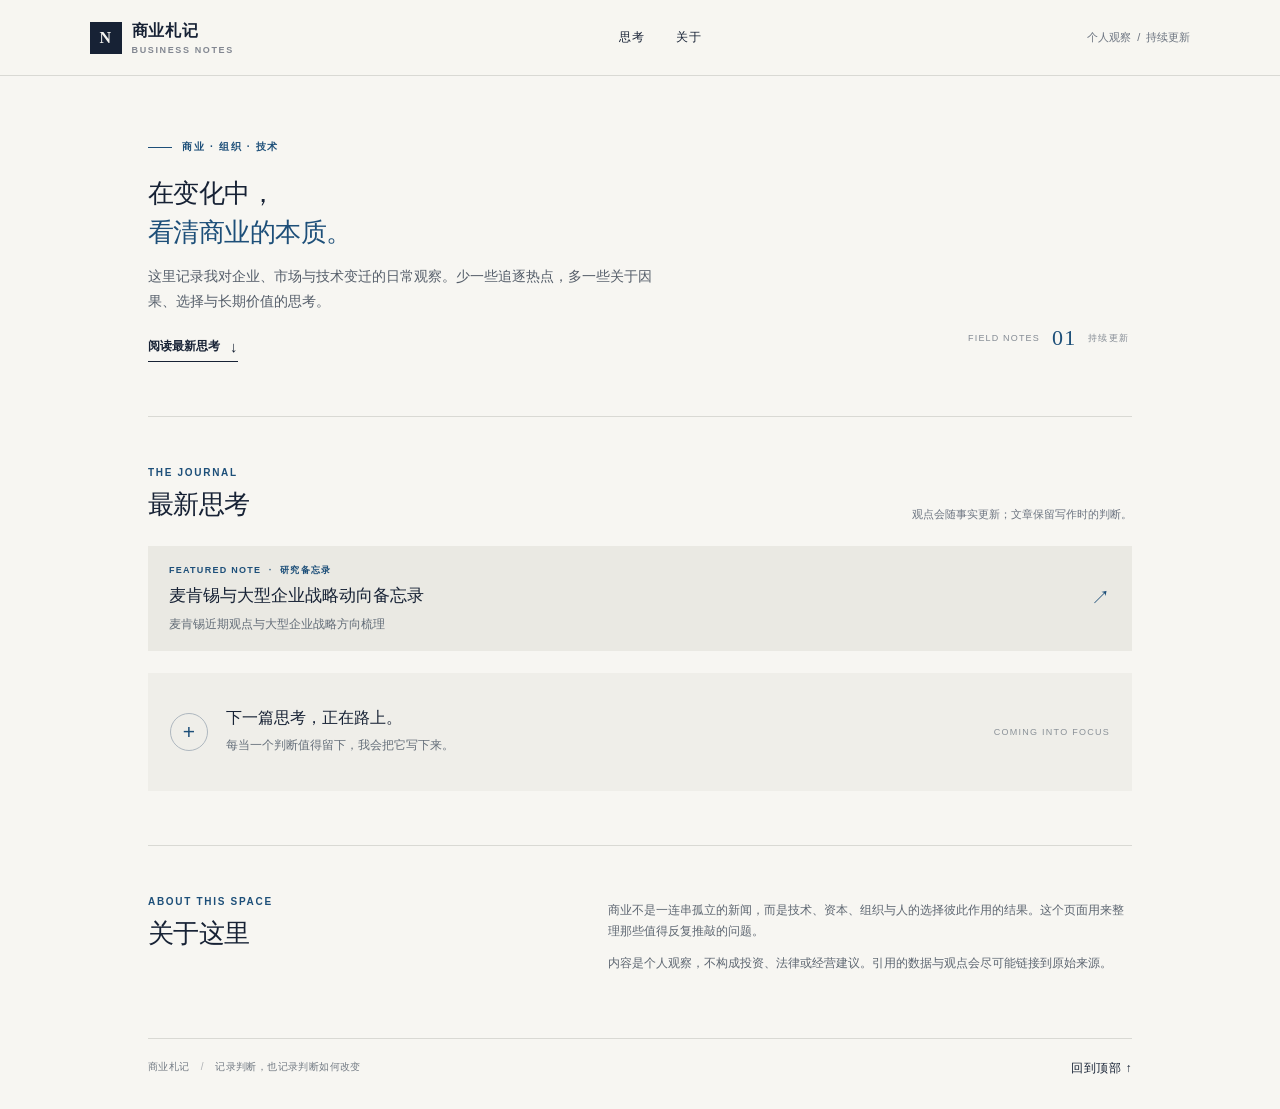
<file: index.html>
<!doctype html>
<html lang="zh-CN">
<head>
  <meta charset="utf-8"><meta name="viewport" content="width=device-width, initial-scale=1"><meta name="theme-color" content="#f7f6f2">
  <meta name="description" content="关于企业、市场与技术变迁的日常商业思考。">
  <title>商业札记 — 日常商业思考</title>
  <link rel="icon" href="data:image/svg+xml,%3Csvg xmlns='http://www.w3.org/2000/svg' viewBox='0 0 64 64'%3E%3Crect width='64' height='64' fill='%23172235'/%3E%3Cpath d='M16 46V18h6l20 19V18h6v28h-6L22 27v19z' fill='%23f7f6f2'/%3E%3C/svg%3E">
  <link rel="stylesheet" href="site.css?v=3">
</head>
<body>
  <header class="site-header"><a class="wordmark" href="#top" aria-label="商业札记首页"><span class="mark">N</span><span>商业札记<small>BUSINESS NOTES</small></span></a><nav aria-label="主导航"><a href="#latest">思考</a><a href="#about">关于</a></nav><span class="header-index">个人观察&nbsp; / &nbsp;持续更新</span></header>
  <main class="page-shell">
    <section class="hero" id="top"><div class="eyebrow"><span class="eyebrow-line"></span>商业 · 组织 · 技术</div><h1>在变化中，<br><em>看清商业的本质。</em></h1><p class="hero-copy">这里记录我对企业、市场与技术变迁的日常观察。少一些追逐热点，多一些关于因果、选择与长期价值的思考。</p><a class="text-link" href="#latest">阅读最新思考 <span aria-hidden="true">↓</span></a><div class="hero-index" aria-hidden="true"><span>FIELD NOTES</span><strong>01</strong><span>持续更新</span></div></section>
    <section class="latest section-rule" id="latest"><div class="section-heading"><div><div class="eyebrow">THE JOURNAL</div><h2>最新思考</h2></div><span class="section-aside">观点会随事实更新；文章保留写作时的判断。</span></div>
      <a class="featured" href="麦肯锡与大型企业战略动向备忘录.html"><span class="featured-kicker">FEATURED NOTE&nbsp; · &nbsp;研究备忘录</span><span class="featured-title">麦肯锡与大型企业战略动向备忘录</span><span class="featured-description">麦肯锡近期观点与大型企业战略方向梳理</span><span class="featured-arrow" aria-hidden="true">↗</span></a>
      <div id="post-list" class="post-list" aria-live="polite"><div class="empty-state"><div class="empty-mark" aria-hidden="true">+</div><div><h3>正在整理思考……</h3><p>稍等片刻，内容即将呈现。</p></div></div></div><noscript><p class="noscript">请启用 JavaScript 以读取文章列表。</p></noscript></section>
    <section class="about section-rule" id="about"><div class="about-label"><div class="eyebrow">ABOUT THIS SPACE</div><h2>关于这里</h2></div><div class="about-copy"><p>商业不是一连串孤立的新闻，而是技术、资本、组织与人的选择彼此作用的结果。这个页面用来整理那些值得反复推敲的问题。</p><p>内容是个人观察，不构成投资、法律或经营建议。引用的数据与观点会尽可能链接到原始来源。</p></div></section>
  </main>
  <footer class="site-footer"><span>商业札记 <span class="footer-separator">/</span> 记录判断，也记录判断如何改变</span><a href="#top">回到顶部 ↑</a></footer>
  <script>
    const list = document.querySelector('#post-list');
    function renderPost(post) {
      const article = document.createElement('article'); article.className = 'post-row';
      const time = document.createElement('time'); time.dateTime = String(post.date || ''); time.textContent = String(post.date || '').replaceAll('-', '.');
      const main = document.createElement('div'); main.className = 'post-main';
      const meta = document.createElement('div'); meta.className = 'post-meta'; const category = document.createElement('span'); category.textContent = String(post.category || '商业观察'); meta.append(category);
      const title = document.createElement('h3'); title.textContent = String(post.title || '未命名思考');
      const excerpt = document.createElement('p'); excerpt.textContent = String(post.summary || '');
      const details = document.createElement('details'); details.className = 'post-details'; const label = document.createElement('summary'); label.textContent = '展开阅读';
      const body = document.createElement('div'); body.className = 'post-body'; String(post.body || '').split(/\n\s*\n/).filter(Boolean).forEach(text => { const p = document.createElement('p'); p.textContent = text; body.append(p); }); details.append(label, body);
      if (Array.isArray(post.sources) && post.sources.length) { const sources = document.createElement('div'); sources.className = 'sources'; const heading = document.createElement('span'); heading.textContent = '参考来源'; sources.append(heading); post.sources.forEach(source => { const a = document.createElement('a'); a.href = String(source.url || '#'); a.textContent = String(source.title || source.url || '来源'); a.target = '_blank'; a.rel = 'noopener noreferrer'; sources.append(a); }); body.append(sources); }
      main.append(meta, title, excerpt, details); const arrow = document.createElement('span'); arrow.className = 'row-arrow'; arrow.setAttribute('aria-hidden','true'); arrow.textContent = '↗'; article.append(time, main, arrow); return article;
    }
    fetch('thoughts.json').then(r => { if (!r.ok) throw new Error('content unavailable'); return r.json(); }).then(posts => {
      if (!Array.isArray(posts) || posts.length === 0) { list.innerHTML = '<div class="empty-state"><div class="empty-mark" aria-hidden="true">+</div><div><h3>下一篇思考，正在路上。</h3><p>每当一个判断值得留下，我会把它写下来。</p></div><span class="empty-note">COMING INTO FOCUS</span></div>'; return; }
      list.replaceChildren(...posts.sort((a,b) => String(b.date).localeCompare(String(a.date))).map(renderPost));
    }).catch(() => { list.innerHTML = '<div class="empty-state"><div class="empty-mark" aria-hidden="true">i</div><div><h3>文章暂时无法载入。</h3><p>请刷新页面，或稍后再来。</p></div></div>'; });
  </script>
</body>
</html>
</file>
<file: site.css>
:root {
  --ink: #172235;
  --blue: #1d4f79;
  --muted: #6c7480;
  --line: #d9d9d4;
  --paper: #f7f6f2;
  --sans: -apple-system, BlinkMacSystemFont, "PingFang SC", "Microsoft YaHei", sans-serif;
  --serif: "Songti SC", "Noto Serif SC", Georgia, serif;
}

* { box-sizing: border-box; }
html { scroll-behavior: smooth; }
body { margin: 0; background: var(--paper); color: var(--ink); font-family: var(--sans); -webkit-font-smoothing: antialiased; }
h1, h2, h3, p { margin-top: 0; }
.site-header { height: 76px; padding: 0 max(7vw, 32px); display: flex; align-items: center; justify-content: space-between; border-bottom: 1px solid var(--line); background: rgba(247,246,242,.96); }
.wordmark { display: flex; align-items: center; gap: 10px; color: var(--ink); text-decoration: none; font: 600 16px var(--serif); letter-spacing: .04em; }
.wordmark small { display: block; margin-top: 3px; color: #828791; font: 600 9px var(--sans); letter-spacing: .18em; }
.mark { width: 32px; height: 32px; display: grid; place-items: center; background: var(--ink); color: var(--paper); font: 600 16px var(--serif); }
nav { display: flex; gap: 32px; }
nav a, .site-footer a { color: var(--ink); font-size: 12px; letter-spacing: .05em; text-decoration: none; }
nav a:hover, .site-footer a:hover { color: var(--blue); }
.header-index { color: var(--muted); font-size: 11px; }
.page-shell { max-width: 1080px; margin: 0 auto; padding: 0 48px; }
.hero { position: relative; min-height: 330px; padding: 64px 0 54px; border-bottom: 1px solid var(--line); }
.eyebrow { display: flex; align-items: center; gap: 10px; color: var(--blue); font-size: 10px; font-weight: 700; letter-spacing: .17em; text-transform: uppercase; }
.eyebrow-line { width: 24px; height: 1px; background: var(--blue); }
.hero h1 { max-width: 690px; margin: 20px 0 12px; font: 500 26px/1.5 var(--serif); letter-spacing: -.02em; }
.hero h1 em { color: var(--blue); font-style: normal; }
.hero-copy { max-width: 510px; margin: 0 0 23px; color: #555e6a; font-size: 14px; line-height: 1.75; }
.text-link { display: inline-flex; gap: 10px; align-items: center; color: var(--ink); text-decoration: none; font-size: 12px; font-weight: 700; border-bottom: 1px solid var(--ink); padding-bottom: 6px; }
.text-link span { font-size: 15px; }
.hero-index { position: absolute; right: 3px; bottom: 65px; display: flex; align-items: center; gap: 12px; color: #848b94; font-size: 9px; letter-spacing: .13em; }
.hero-index strong { color: var(--blue); font: 500 22px var(--serif); }
.section-rule { padding: 50px 0 54px; border-bottom: 1px solid var(--line); }
.section-heading { display: flex; align-items: end; justify-content: space-between; margin-bottom: 24px; }
.section-heading h2, .about h2 { margin: 9px 0 0; font: 500 26px var(--serif); letter-spacing: -.02em; }
.section-aside { color: var(--muted); font-size: 11px; }
.featured { position: relative; display: grid; gap: 7px; margin-bottom: 22px; padding: 18px 54px 18px 21px; background: #eae9e3; color: var(--ink); text-decoration: none; }
.featured:hover { background: #e2e5e6; }
.featured-kicker { color: var(--blue); font-size: 9px; font-weight: 700; letter-spacing: .14em; }
.featured-title { font: 500 17px/1.45 var(--serif); }
.featured-description { color: #636d78; font-size: 12px; }
.featured-arrow { position: absolute; right: 22px; top: 50%; transform: translateY(-50%); color: var(--blue); font-size: 19px; }
.post-row { display: grid; grid-template-columns: 110px 1fr 26px; gap: 16px; padding: 19px 0; border-top: 1px solid var(--line); }
.post-row time { padding-top: 3px; color: #737b85; font-size: 11px; letter-spacing: .07em; }
.post-meta { display: flex; gap: 12px; color: var(--blue); font-size: 10px; letter-spacing: .06em; }
.post-main h3 { margin: 7px 0 6px; font: 500 18px/1.45 var(--serif); }
.post-main > p { max-width: 700px; margin: 0; color: #626a75; font-size: 12px; line-height: 1.7; }
.row-arrow { align-self: start; justify-self: end; color: var(--blue); font-size: 18px; }
.post-details { margin-top: 12px; }
.post-details summary { width: max-content; color: var(--blue); font-size: 11px; cursor: pointer; list-style: none; border-bottom: 1px solid #93a6b4; padding-bottom: 3px; }
.post-details summary::-webkit-details-marker { display: none; }
.post-body { max-width: 760px; padding-top: 15px; color: #354150; font: 400 14px/1.85 var(--serif); }
.post-body p { margin: 0 0 13px; white-space: pre-wrap; }
.sources { display: grid; gap: 7px; padding-top: 16px; border-top: 1px solid var(--line); font: 12px var(--sans); }
.sources span { color: var(--muted); }
.sources a { color: var(--blue); overflow-wrap: anywhere; }
.empty-state { display: flex; align-items: center; gap: 18px; min-height: 118px; padding: 18px 22px; background: #efeee9; }
.empty-mark { flex: 0 0 38px; display: grid; place-items: center; width: 38px; height: 38px; border: 1px solid #aeb7bf; border-radius: 50%; color: var(--blue); font-size: 21px; font-weight: 300; }
.empty-state h3 { margin: 0 0 6px; font: 500 16px var(--serif); }
.empty-state p { margin: 0; color: #66707b; font-size: 12px; line-height: 1.7; }
.empty-note { margin-left: auto; color: #8a9198; font-size: 9px; letter-spacing: .14em; white-space: nowrap; }
.about { display: grid; grid-template-columns: 1fr 1.35fr; gap: 72px; }
.about-copy { padding-top: 4px; }
.about-copy p { margin: 0 0 10px; color: #5d6671; font-size: 12px; line-height: 1.8; }
.site-footer { max-width: 1080px; margin: auto; padding: 21px 48px 32px; display: flex; justify-content: space-between; color: #737b84; font-size: 10px; letter-spacing: .04em; }
.footer-separator { padding: 0 8px; color: #afb2b5; }
.noscript { color: var(--muted); font-size: 13px; }
@media (max-width: 700px) {
  .site-header { height: 68px; padding: 0 22px; }
  .header-index { display: none; }
  nav { gap: 22px; }
  .page-shell { padding: 0 22px; }
  .hero { min-height: 0; padding: 62px 0 59px; }
  .hero h1 { font-size: 26px; }
  .hero-copy { font-size: 13px; }
  .hero-index { right: 0; bottom: 19px; }
  .section-rule { padding: 39px 0 42px; }
  .section-heading { align-items: start; gap: 12px; flex-direction: column; }
  .section-aside { font-size: 10px; }
  .post-row { grid-template-columns: 1fr 22px; gap: 7px; padding: 16px 0; }
  .post-row time { grid-column: 1 / -1; }
  .post-main h3 { font-size: 17px; }
  .post-main > p { font-size: 12px; }
  .empty-state { align-items: flex-start; gap: 13px; padding: 18px 15px; }
  .empty-note { display: none; }
  .empty-state h3 { font-size: 15px; }
  .about { grid-template-columns: 1fr; gap: 17px; }
  .site-footer { padding: 18px 22px 26px; gap: 14px; font-size: 9px; }
  .site-footer a { white-space: nowrap; }
}
</file>
